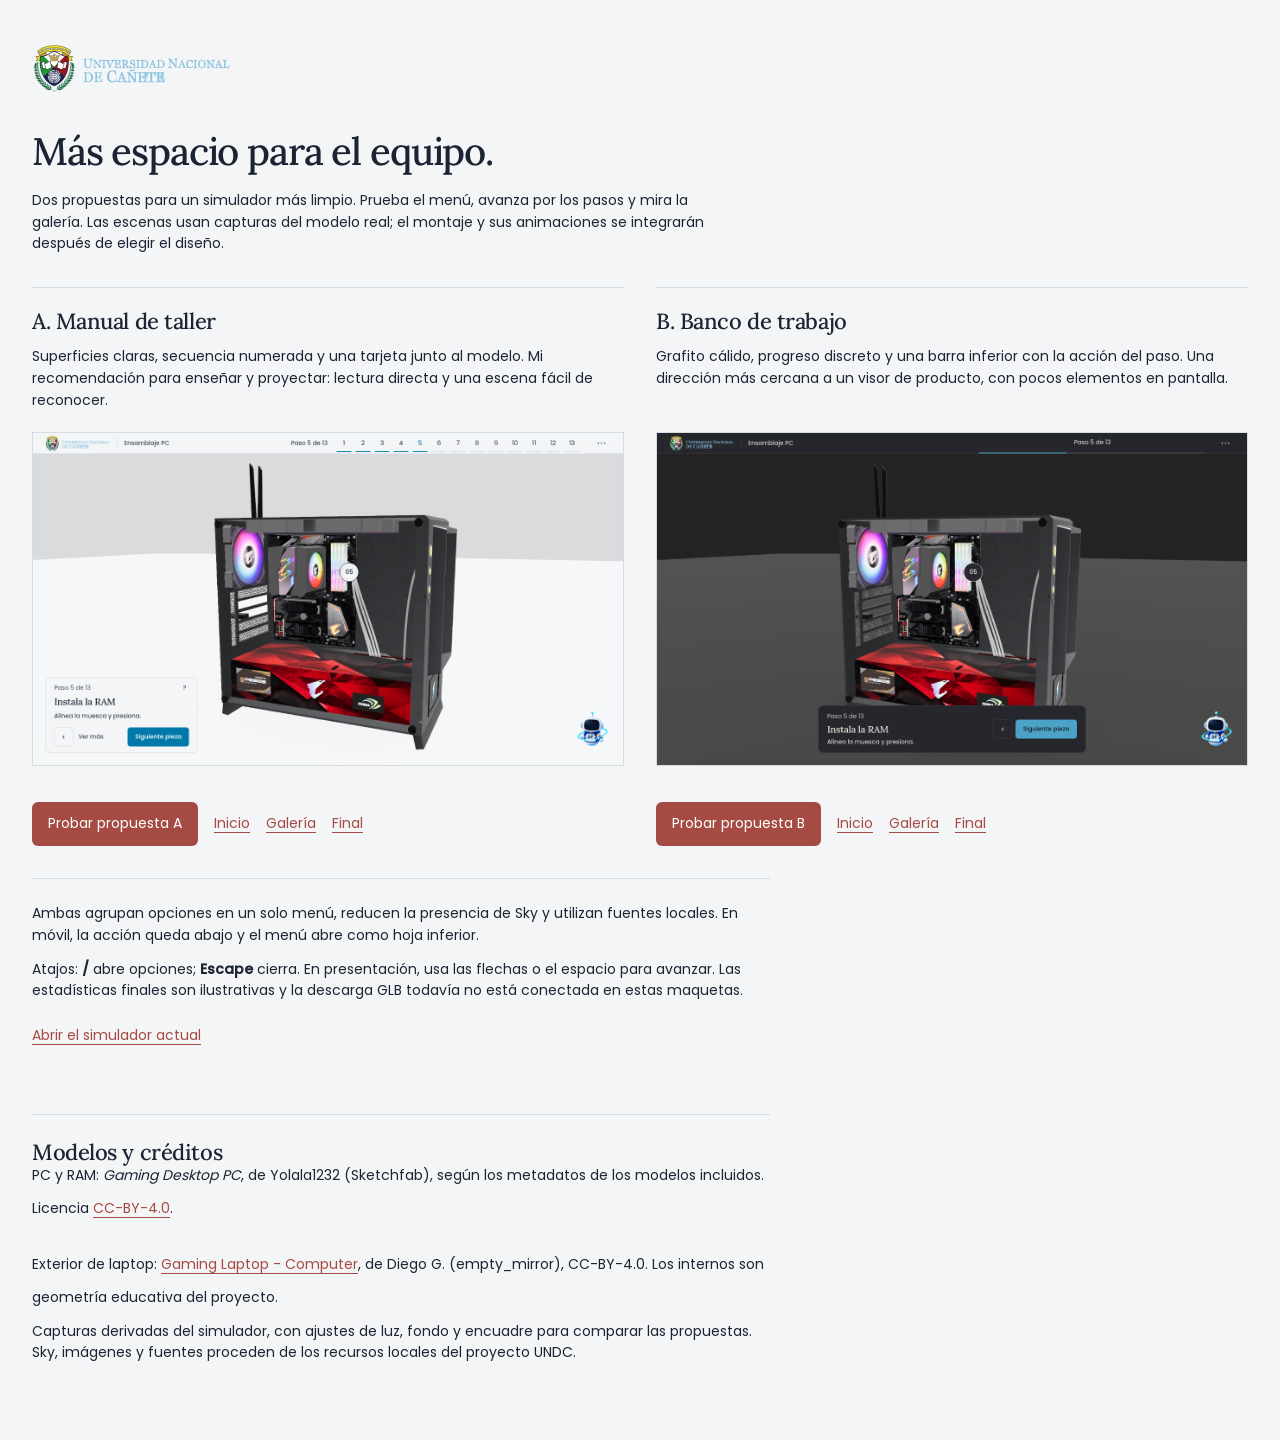
<file: docs/interfaz/index.html>
<!doctype html>
<html lang="es">
<head><meta charset="utf-8"><meta name="viewport" content="width=device-width,initial-scale=1"><title>Propuestas de interfaz del simulador UNDC</title><link rel="icon" href="data:,"><link rel="stylesheet" href="maqueta.css"><style>body{max-width:1440px;margin:auto;padding:40px 32px}header{margin-bottom:32px}header img{width:200px;height:54px;object-fit:contain;object-position:left;margin-bottom:28px}header h1{max-width:700px}header p{max-width:78ch;margin-top:16px}.proposals{display:grid;grid-template-columns:1fr 1fr;gap:32px}.proposal{border-top:1px solid var(--line);padding-top:20px}.proposal img{width:100%;display:block;border:1px solid var(--line);margin:20px 0}.proposal h2{margin-bottom:12px}.proposal p{min-height:66px}.links{display:flex;gap:16px;flex-wrap:wrap;margin-top:16px}a{color:var(--action);text-underline-offset:4px;display:inline-flex;align-items:center;min-height:44px}.open{background:var(--action);color:white;border-radius:6px;padding:10px 16px;text-decoration:none}.note{padding:24px 0;margin-top:32px;border-top:1px solid var(--line);max-width:82ch}.note p{margin-bottom:12px}@media(max-width:800px){body{padding:28px 20px}.proposals{grid-template-columns:1fr}.proposal p{min-height:0}}</style></head>
<body>
<header><img src="../../images/logo-universidad-ajustado.png" alt="Universidad Nacional de Cañete"><h1>Más espacio para el equipo.</h1><p>Dos propuestas para un simulador más limpio. Prueba el menú, avanza por los pasos y mira la galería. Las escenas usan capturas del modelo real; el montaje y sus animaciones se integrarán después de elegir el diseño.</p></header>
<main class="proposals">
<article class="proposal"><h2>A. Manual de taller</h2><p>Superficies claras, secuencia numerada y una tarjeta junto al modelo. Mi recomendación para enseñar y proyectar: lectura directa y una escena fácil de reconocer.</p><a href="manual-de-taller.html" aria-label="Abrir la propuesta A, Manual de taller"><img src="capturas/a-paso-1366.png" alt="Maqueta clara con torre 3D, progreso superior y tarjeta de paso lateral"></a><div class="links"><a class="open" href="manual-de-taller.html">Probar propuesta A</a><a href="manual-de-taller.html?pantalla=inicio">Inicio</a><a href="manual-de-taller.html?pantalla=galeria">Galería</a><a href="manual-de-taller.html?pantalla=final">Final</a></div></article>
<article class="proposal"><h2>B. Banco de trabajo</h2><p>Grafito cálido, progreso discreto y una barra inferior con la acción del paso. Una dirección más cercana a un visor de producto, con pocos elementos en pantalla.</p><a href="banco-de-trabajo.html" aria-label="Abrir la propuesta B, Banco de trabajo"><img src="capturas/b-paso-1366.png" alt="Maqueta oscura con torre 3D, progreso reducido y barra de paso centrada"></a><div class="links"><a class="open" href="banco-de-trabajo.html">Probar propuesta B</a><a href="banco-de-trabajo.html?pantalla=inicio">Inicio</a><a href="banco-de-trabajo.html?pantalla=galeria">Galería</a><a href="banco-de-trabajo.html?pantalla=final">Final</a></div></article>
</main>
<section class="note"><p>Ambas agrupan opciones en un solo menú, reducen la presencia de Sky y utilizan fuentes locales. En móvil, la acción queda abajo y el menú abre como hoja inferior.</p><p>Atajos: <strong>/</strong> abre opciones; <strong>Escape</strong> cierra. En presentación, usa las flechas o el espacio para avanzar. Las estadísticas finales son ilustrativas y la descarga GLB todavía no está conectada en estas maquetas.</p><a href="../../index.html">Abrir el simulador actual</a></section>
<section class="note" id="creditos"><h2>Modelos y créditos</h2><p>PC y RAM: <i>Gaming Desktop PC</i>, de Yolala1232 (Sketchfab), según los metadatos de los modelos incluidos. Licencia <a href="https://creativecommons.org/licenses/by/4.0/">CC-BY-4.0</a>.</p><p>Exterior de laptop: <a href="https://sketchfab.com/3d-models/gaming-laptop-computer-391952ba56ee4a4f8effdaf78afc67cb">Gaming Laptop - Computer</a>, de Diego G. (empty_mirror), CC-BY-4.0. Los internos son geometría educativa del proyecto.</p><p>Capturas derivadas del simulador, con ajustes de luz, fondo y encuadre para comparar las propuestas. Sky, imágenes y fuentes proceden de los recursos locales del proyecto UNDC.</p></section></body></html>
</file>
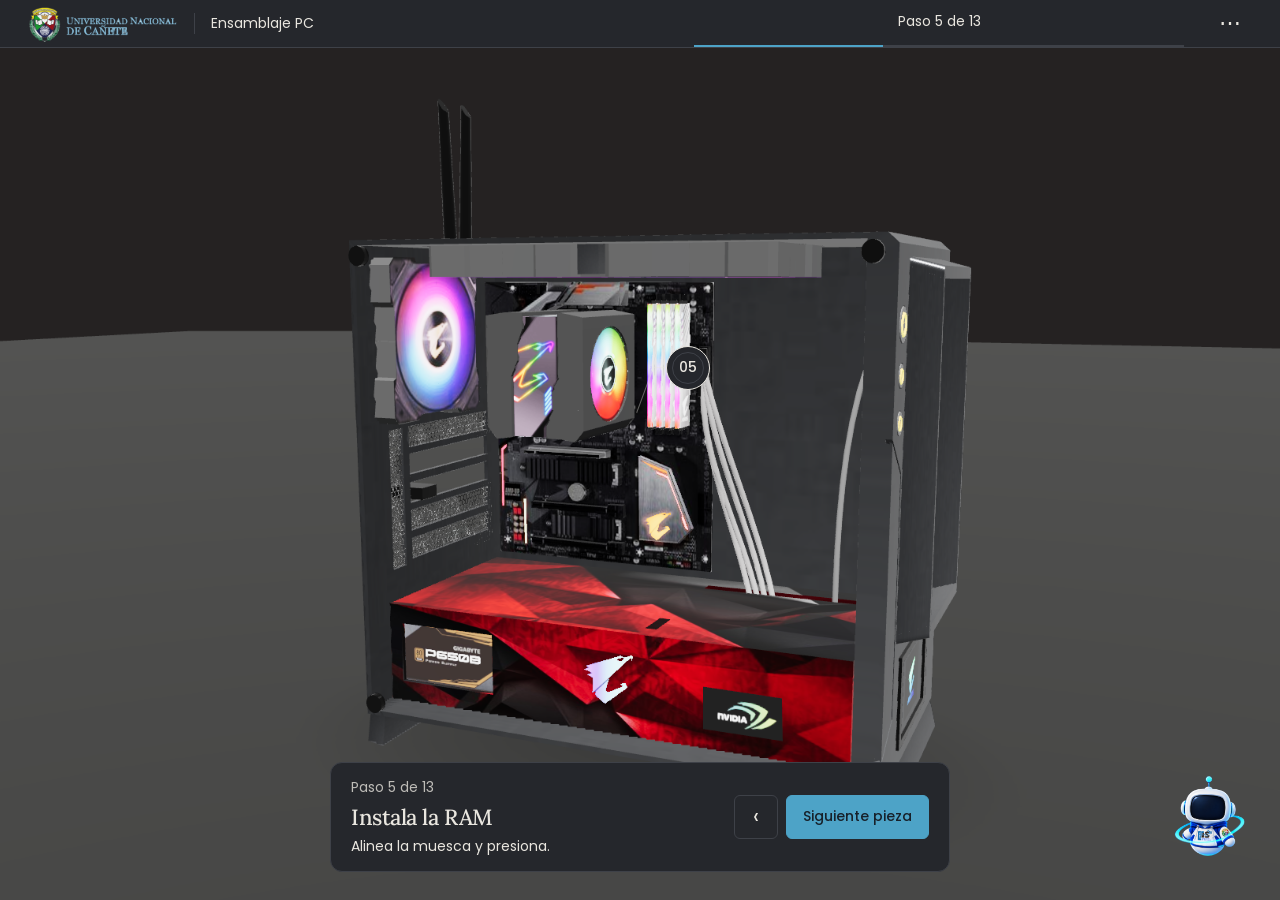
<file: docs/interfaz/banco-de-trabajo.html>
<!doctype html>
<html lang="es"><head><meta charset="utf-8"><meta name="viewport" content="width=device-width,initial-scale=1"><title>Banco de trabajo — propuesta B</title><link rel="icon" href="data:,"><link rel="stylesheet" href="maqueta.css"></head>
<body class="theme-b" data-theme="oscuro">
<header class="chrome stage-ui" id="chrome" data-ui><button class="brand" data-action="inicio" aria-label="Volver a elegir equipo"><img src="../../images/logo-universidad-ajustado.png" alt="Universidad Nacional de Cañete"><span id="equipment">Ensamblaje PC</span></button><div class="progress" id="progress"><button class="progress-label" id="progress-label" data-action="pasos" aria-label="Abrir la secuencia de pasos">Paso 5 de 13</button><ol class="segments" id="segments" aria-label="Progreso del ensamblaje"></ol></div><button class="icon quiet" data-action="menu" aria-label="Abrir opciones">⋯</button></header>
<main>
<section class="intro" id="intro" hidden aria-label="Elegir equipo"><img class="intro-brand" src="../../images/logo-universidad-ajustado.png" alt="Universidad Nacional de Cañete"><h1>Aprende cómo se arma una computadora.</h1><p class="intro-copy">Reconoce cada componente y descubre dónde encaja. Elige el equipo con el que quieres empezar.</p><div class="choices"><button class="choice" data-equipment="pc"><img src="../../images/opcion-pc.png" alt="Modelo de computadora de escritorio"><h2>PC de escritorio</h2><p>Una torre, doce componentes y un montaje paso a paso.</p><span class="choice-action">Ensamblar PC</span></button><button class="choice" data-equipment="laptop"><img src="../../images/opcion-laptop.png" alt="Modelo de equipo portátil"><h2>Laptop</h2><p>Explora el chasis y reconoce sus componentes internos.</p><span class="choice-action">Ensamblar laptop</span></button></div></section>
<section class="viewport" id="viewport" aria-label="Vista del equipo"><img class="scene-image" id="scene-image" src="assets/estudio-oscuro.png" alt="Modelo real del simulador"><svg class="guide stage-ui" id="guide" viewBox="0 0 1920 1016" preserveAspectRatio="none" aria-hidden="true"><path d="M 1020 381 L 980 381 L 955 435"/></svg><button class="hotspot stage-ui" id="hotspot" data-action="piece" aria-expanded="false" aria-controls="piece-tip" data-ui aria-label="Ver información de la memoria RAM">05</button><aside class="piece-tip" id="piece-tip" hidden><strong id="piece-tip-title">Memoria RAM</strong><p id="piece-tip-copy"></p></aside><div class="gallery-markers" id="gallery-markers" hidden aria-label="Cuatro módulos separados"><span>1</span><span>2</span><span>3</span><span>4</span></div></section>
<section class="step-card stage-ui" id="step-card" data-ui aria-label="Paso actual"><div class="step-heading"><span class="muted" id="step-number">Paso 5 de 13</span><button class="help" data-action="help" aria-label="Mostrar ayuda de este paso">?</button></div><h2 id="step-title">Instala la memoria RAM</h2><p class="instruction" id="instruction">Alinea la muesca y presiona hasta encajar.</p><div class="step-actions"><button class="icon" id="previous" data-action="previous" aria-label="Paso anterior">‹</button><details id="more"><summary>Ver más</summary><p class="details-copy" id="details-copy"></p></details><button class="primary" id="next" data-action="next">Siguiente pieza</button></div></section>
<section class="gallery-bar" id="gallery-bar" hidden aria-label="Herramientas de galería"><h2>Memoria RAM</h2><button id="explode" data-action="explode" aria-pressed="false">Separar módulos</button><button disabled title="La descarga del modelo se conservará al integrar la interfaz">Descargar GLB</button><button data-action="mounting">Volver al montaje</button></section>
<section class="finished" id="finished" hidden aria-label="Resultado del ensamblaje"><div class="finish-content"><div class="check" aria-hidden="true">✓</div><h1>Equipo ensamblado.</h1><p>Ya conoces sus componentes. Ahora puedes explicar cómo trabajan juntos.</p><div class="finish-stats" aria-label="Datos ilustrativos de la maqueta"><div><strong>08:24</strong><span>Tiempo</span></div><div><strong>0</strong><span>Intentos fallidos</span></div><div><strong id="piece-count">12</strong><span>Piezas montadas</span></div></div><button class="primary" data-action="restart">Volver a empezar</button></div></section>
</main>
<aside class="sky stage-ui" id="sky" data-ui aria-label="Asistente Sky"><button class="sky-button" id="sky-button" data-action="sky" aria-expanded="false" aria-controls="sky-message" aria-label="Consultar a Sky"><img src="../../images/sky-cutout.png" alt="Sky, asistente robótica de la UNDC"></button><div class="sky-message" id="sky-message" hidden><button class="quiet" data-action="sky-close" aria-label="Cerrar mensaje de Sky">×</button><p>Comprueba la muesca antes de presionar. Cada pieza tiene su lugar.</p></div></aside>
<dialog id="menu-dialog" aria-labelledby="menu-title"><div class="dialog-heading"><h2 id="menu-title">Opciones</h2><button class="icon quiet" data-action="close" aria-label="Cerrar opciones">×</button></div><div class="menu-list"><button data-action="pasos">Ver todos los pasos</button><button data-action="gallery">Explorar piezas</button><button data-action="presentation">Modo presentación</button><button data-action="inicio">Elegir otro equipo</button></div><fieldset><legend>Vista y calidad</legend><label class="setting" for="camera"><span>Encuadre</span><select id="camera"><option value="general">General</option><option value="interior">Interior</option><option value="detalle">Detalle</option></select></label><div class="radio-row"><label><input type="radio" name="quality" value="light" checked>Ligero</label><label><input type="radio" name="quality" value="full">Completo</label></div></fieldset><fieldset><legend>Guía</legend><label class="setting"><span>Mostrar a Sky</span><input id="sky-visible" type="checkbox" checked></label><label class="setting"><span>Mostrar subtítulos</span><input type="checkbox" checked></label></fieldset><a class="credits" href="index.html#creditos">Modelos y créditos</a></dialog>
<dialog id="steps-dialog" aria-labelledby="steps-title"><div class="dialog-heading"><h2 id="steps-title">Secuencia de montaje</h2><button class="icon quiet" data-action="close" aria-label="Cerrar secuencia">×</button></div><ol class="steps-list" id="steps-list"></ol></dialog>
<script src="maqueta.js"></script>
</body></html>
</file>
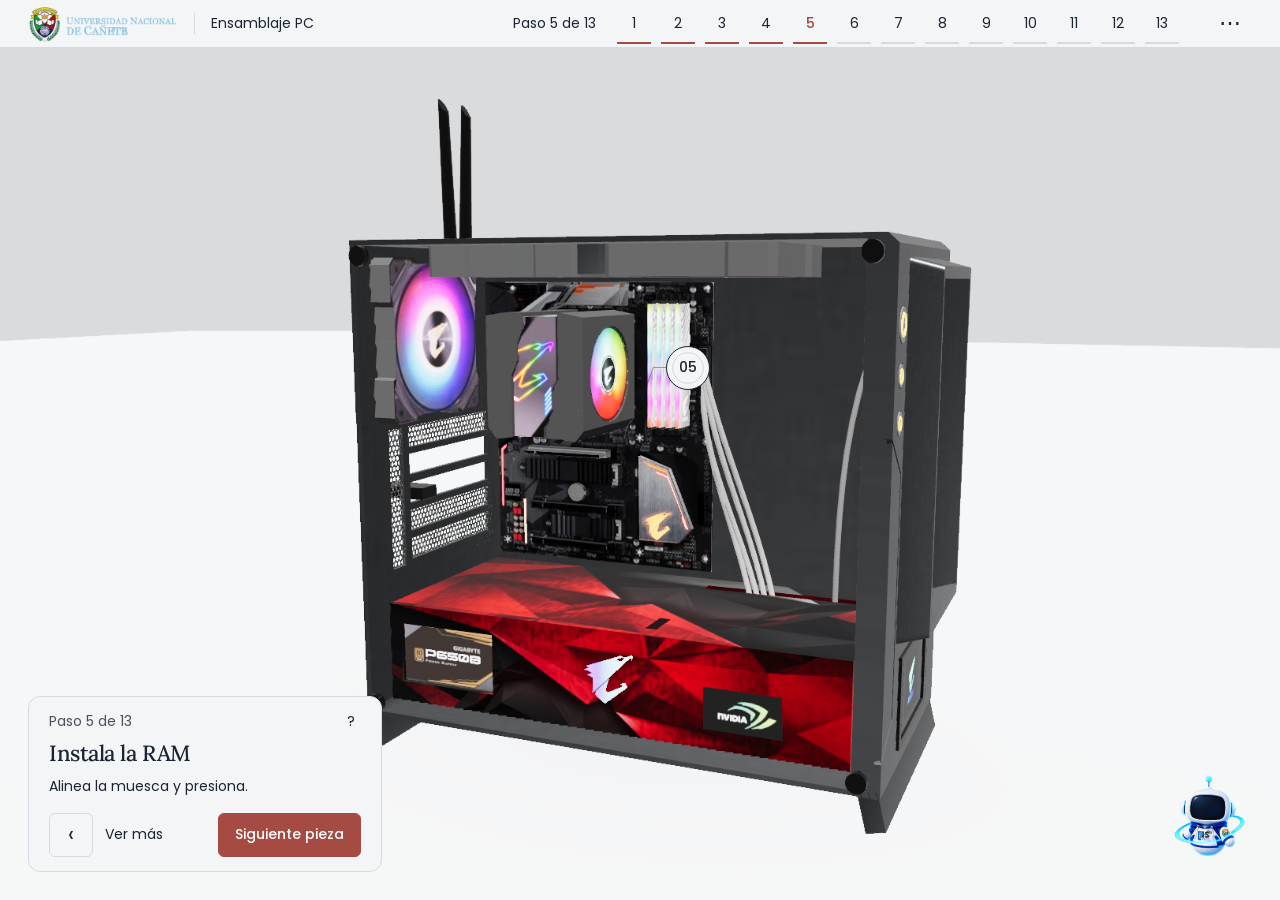
<file: docs/interfaz/manual-de-taller.html>
<!doctype html>
<html lang="es"><head><meta charset="utf-8"><meta name="viewport" content="width=device-width,initial-scale=1"><title>Manual de taller — propuesta A</title><link rel="icon" href="data:,"><link rel="stylesheet" href="maqueta.css"></head>
<body class="theme-a" data-theme="claro">
<header class="chrome stage-ui" id="chrome" data-ui><button class="brand" data-action="inicio" aria-label="Volver a elegir equipo"><img src="../../images/logo-universidad-ajustado.png" alt="Universidad Nacional de Cañete"><span id="equipment">Ensamblaje PC</span></button><div class="progress" id="progress"><button class="progress-label" id="progress-label" data-action="pasos" aria-label="Abrir la secuencia de pasos">Paso 5 de 13</button><ol class="segments" id="segments" aria-label="Progreso del ensamblaje"></ol></div><button class="icon quiet" data-action="menu" aria-label="Abrir opciones">⋯</button></header>
<main>
<section class="intro" id="intro" hidden aria-label="Elegir equipo"><img class="intro-brand" src="../../images/logo-universidad-ajustado.png" alt="Universidad Nacional de Cañete"><h1>Aprende cómo se arma una computadora.</h1><p class="intro-copy">Reconoce cada componente y descubre dónde encaja. Elige el equipo con el que quieres empezar.</p><div class="choices"><button class="choice" data-equipment="pc"><img src="../../images/opcion-pc.png" alt="Modelo de computadora de escritorio"><h2>PC de escritorio</h2><p>Una torre, doce componentes y un montaje paso a paso.</p><span class="choice-action">Ensamblar PC</span></button><button class="choice" data-equipment="laptop"><img src="../../images/opcion-laptop.png" alt="Modelo de equipo portátil"><h2>Laptop</h2><p>Explora el chasis y reconoce sus componentes internos.</p><span class="choice-action">Ensamblar laptop</span></button></div></section>
<section class="viewport" id="viewport" aria-label="Vista del equipo"><img class="scene-image" id="scene-image" src="assets/estudio-claro.png" alt="Modelo real del simulador"><svg class="guide stage-ui" id="guide" viewBox="0 0 1920 1016" preserveAspectRatio="none" aria-hidden="true"><path d="M 1020 381 L 980 381 L 955 435"/></svg><button class="hotspot stage-ui" id="hotspot" data-action="piece" aria-expanded="false" aria-controls="piece-tip" data-ui aria-label="Ver información de la memoria RAM">05</button><aside class="piece-tip" id="piece-tip" hidden><strong id="piece-tip-title">Memoria RAM</strong><p id="piece-tip-copy"></p></aside><div class="gallery-markers" id="gallery-markers" hidden aria-label="Cuatro módulos separados"><span>1</span><span>2</span><span>3</span><span>4</span></div></section>
<section class="step-card stage-ui" id="step-card" data-ui aria-label="Paso actual"><div class="step-heading"><span class="muted" id="step-number">Paso 5 de 13</span><button class="help" data-action="help" aria-label="Mostrar ayuda de este paso">?</button></div><h2 id="step-title">Instala la memoria RAM</h2><p class="instruction" id="instruction">Alinea la muesca y presiona hasta encajar.</p><div class="step-actions"><button class="icon" id="previous" data-action="previous" aria-label="Paso anterior">‹</button><details id="more"><summary>Ver más</summary><p class="details-copy" id="details-copy"></p></details><button class="primary" id="next" data-action="next">Siguiente pieza</button></div></section>
<section class="gallery-bar" id="gallery-bar" hidden aria-label="Herramientas de galería"><h2>Memoria RAM</h2><button id="explode" data-action="explode" aria-pressed="false">Separar módulos</button><button disabled title="La descarga del modelo se conservará al integrar la interfaz">Descargar GLB</button><button data-action="mounting">Volver al montaje</button></section>
<section class="finished" id="finished" hidden aria-label="Resultado del ensamblaje"><div class="finish-content"><div class="check" aria-hidden="true">✓</div><h1>Equipo ensamblado.</h1><p>Ya conoces sus componentes. Ahora puedes explicar cómo trabajan juntos.</p><div class="finish-stats" aria-label="Datos ilustrativos de la maqueta"><div><strong>08:24</strong><span>Tiempo</span></div><div><strong>0</strong><span>Intentos fallidos</span></div><div><strong id="piece-count">12</strong><span>Piezas montadas</span></div></div><button class="primary" data-action="restart">Volver a empezar</button></div></section>
</main>
<aside class="sky stage-ui" id="sky" data-ui aria-label="Asistente Sky"><button class="sky-button" id="sky-button" data-action="sky" aria-expanded="false" aria-controls="sky-message" aria-label="Consultar a Sky"><img src="../../images/sky-cutout.png" alt="Sky, asistente robótica de la UNDC"></button><div class="sky-message" id="sky-message" hidden><button class="quiet" data-action="sky-close" aria-label="Cerrar mensaje de Sky">×</button><p>Comprueba la muesca antes de presionar. Cada pieza tiene su lugar.</p></div></aside>
<dialog id="menu-dialog" aria-labelledby="menu-title"><div class="dialog-heading"><h2 id="menu-title">Opciones</h2><button class="icon quiet" data-action="close" aria-label="Cerrar opciones">×</button></div><div class="menu-list"><button data-action="pasos">Ver todos los pasos</button><button data-action="gallery">Explorar piezas</button><button data-action="presentation">Modo presentación</button><button data-action="inicio">Elegir otro equipo</button></div><fieldset><legend>Vista y calidad</legend><label class="setting" for="camera"><span>Encuadre</span><select id="camera"><option value="general">General</option><option value="interior">Interior</option><option value="detalle">Detalle</option></select></label><div class="radio-row"><label><input type="radio" name="quality" value="light" checked>Ligero</label><label><input type="radio" name="quality" value="full">Completo</label></div></fieldset><fieldset><legend>Guía</legend><label class="setting"><span>Mostrar a Sky</span><input id="sky-visible" type="checkbox" checked></label><label class="setting"><span>Mostrar subtítulos</span><input type="checkbox" checked></label></fieldset><a class="credits" href="index.html#creditos">Modelos y créditos</a></dialog>
<dialog id="steps-dialog" aria-labelledby="steps-title"><div class="dialog-heading"><h2 id="steps-title">Secuencia de montaje</h2><button class="icon quiet" data-action="close" aria-label="Cerrar secuencia">×</button></div><ol class="steps-list" id="steps-list"></ol></dialog>
<script src="maqueta.js"></script>
</body></html>
</file>
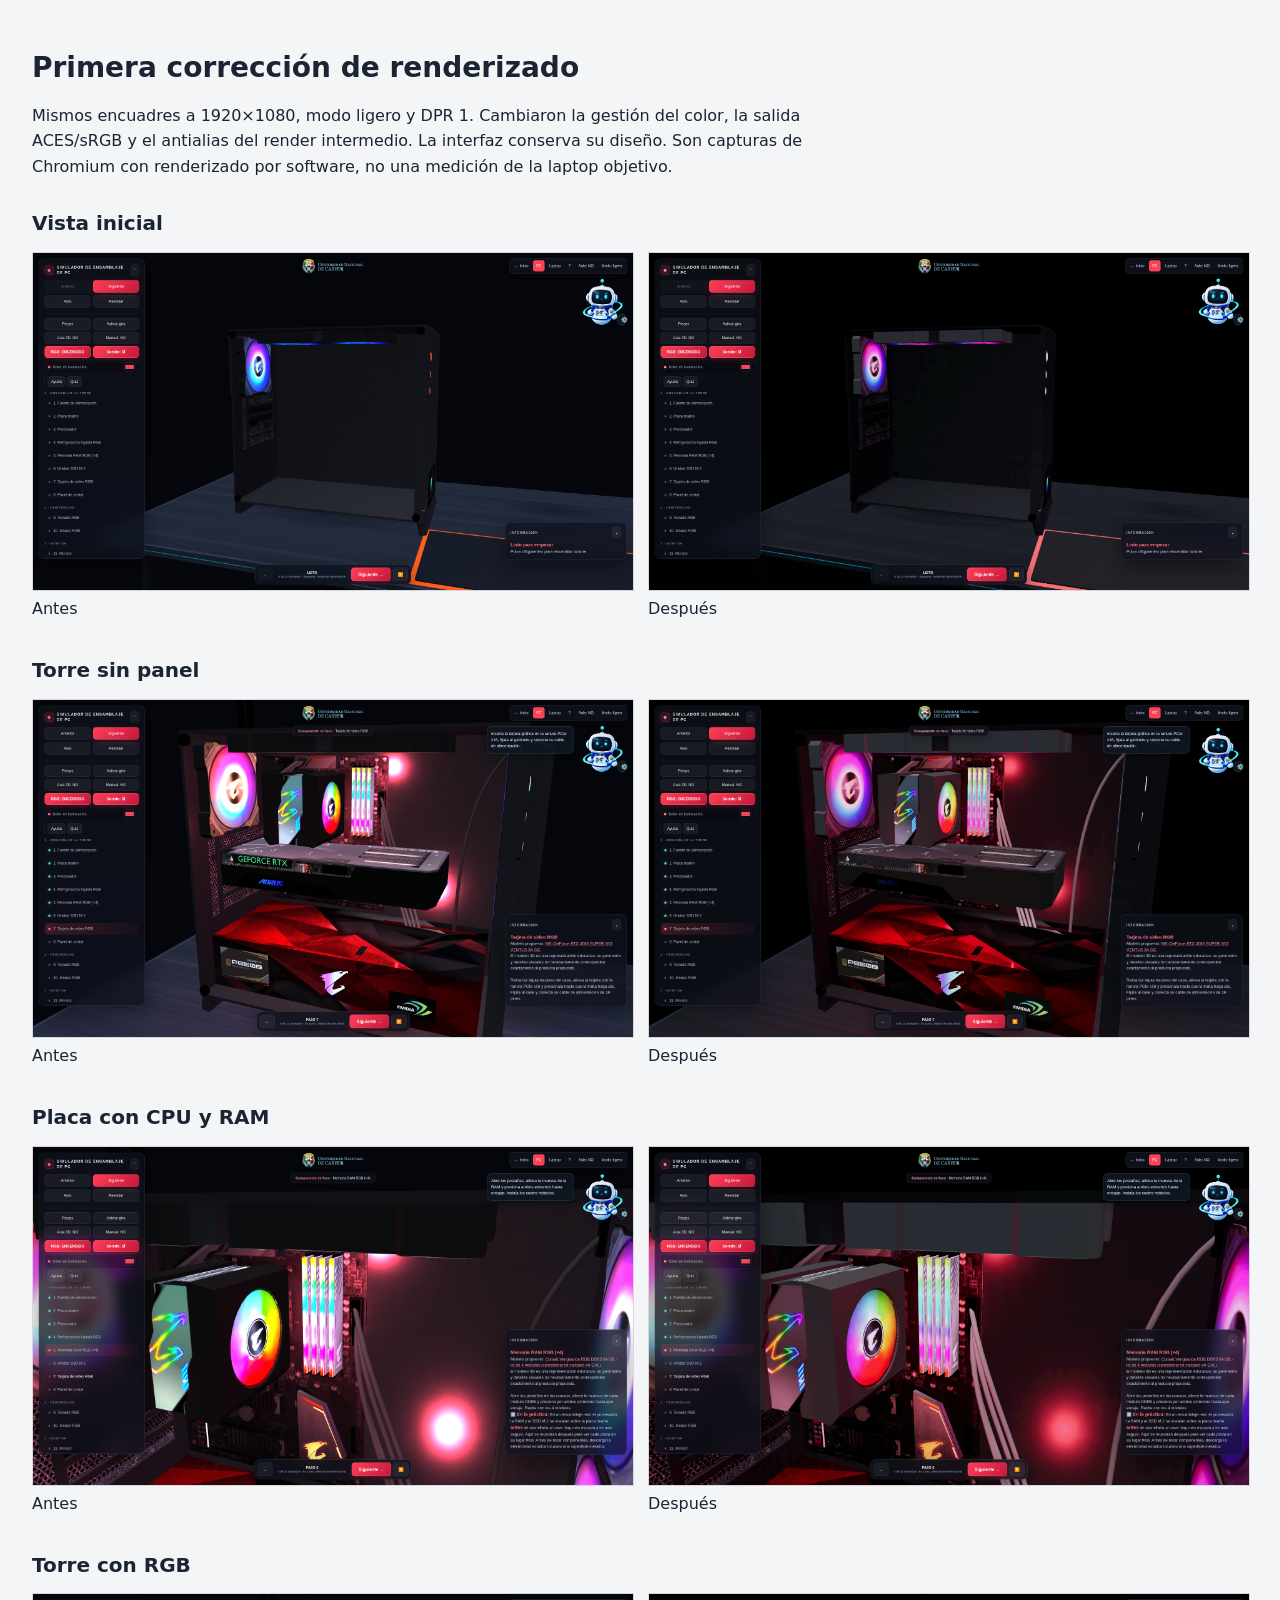
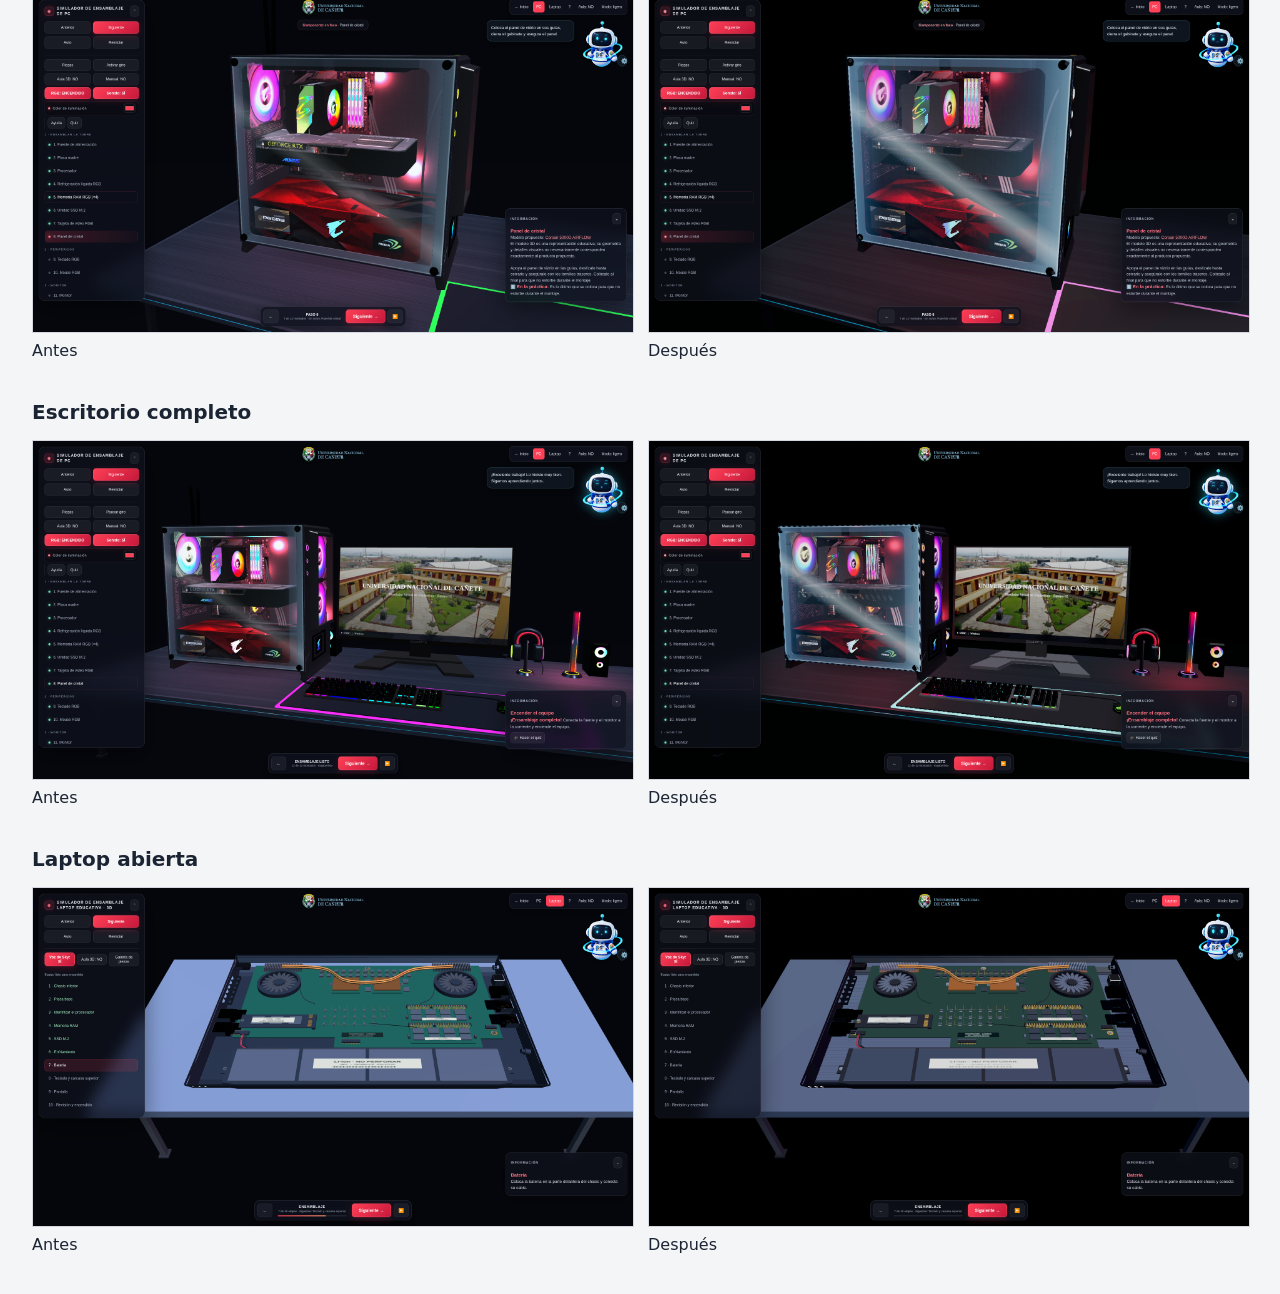
<file: docs/renderizado/comparacion.html>
<!doctype html><html lang="es"><meta charset="utf-8"><meta name="viewport" content="width=device-width,initial-scale=1"><title>Comparación de renderizado</title><style>body{font:16px system-ui;background:#f3f5f7;color:#1b2433;margin:0;padding:32px;max-width:1500px;margin:auto}h1{font-size:28px}h2{font-size:20px;margin-top:32px}.images{display:grid;grid-template-columns:1fr 1fr;gap:16px}figure{margin:0}img{width:100%;display:block;border:1px solid #d3d7df}figcaption{padding:8px 0}p{max-width:80ch;line-height:1.6}@media(max-width:800px){.images{grid-template-columns:1fr}body{padding:16px}}</style><h1>Primera corrección de renderizado</h1><p>Mismos encuadres a 1920×1080, modo ligero y DPR 1. Cambiaron la gestión del color, la salida ACES/sRGB y el antialias del render intermedio. La interfaz conserva su diseño. Son capturas de Chromium con renderizado por software, no una medición de la laptop objetivo.</p><section><h2>Vista inicial</h2><div class="images"><figure><img src="../auditoria/capturas/01-inicial.png" alt="Vista inicial antes de la corrección" loading="lazy"><figcaption>Antes</figcaption></figure><figure><img src="capturas/01-inicial.png" alt="Vista inicial con color corregido" loading="lazy"><figcaption>Después</figcaption></figure></div></section><section><h2>Torre sin panel</h2><div class="images"><figure><img src="../auditoria/capturas/02-torre-sin-panel.png" alt="Torre sin panel antes de la corrección" loading="lazy"><figcaption>Antes</figcaption></figure><figure><img src="capturas/02-torre-sin-panel.png" alt="Torre sin panel con color corregido" loading="lazy"><figcaption>Después</figcaption></figure></div></section><section><h2>Placa con CPU y RAM</h2><div class="images"><figure><img src="../auditoria/capturas/03-placa-cpu-ram.png" alt="Placa con CPU y RAM antes de la corrección" loading="lazy"><figcaption>Antes</figcaption></figure><figure><img src="capturas/03-placa-cpu-ram.png" alt="Placa con CPU y RAM con color corregido" loading="lazy"><figcaption>Después</figcaption></figure></div></section><section><h2>Torre con RGB</h2><div class="images"><figure><img src="../auditoria/capturas/04-torre-rgb.png" alt="Torre con RGB antes de la corrección" loading="lazy"><figcaption>Antes</figcaption></figure><figure><img src="capturas/04-torre-rgb.png" alt="Torre con RGB con color corregido" loading="lazy"><figcaption>Después</figcaption></figure></div></section><section><h2>Escritorio completo</h2><div class="images"><figure><img src="../auditoria/capturas/05-escritorio-completo.png" alt="Escritorio completo antes de la corrección" loading="lazy"><figcaption>Antes</figcaption></figure><figure><img src="capturas/05-escritorio-completo.png" alt="Escritorio completo con color corregido" loading="lazy"><figcaption>Después</figcaption></figure></div></section><section><h2>Laptop abierta</h2><div class="images"><figure><img src="../auditoria/capturas/06-laptop-abierta.png" alt="Laptop abierta antes de la corrección" loading="lazy"><figcaption>Antes</figcaption></figure><figure><img src="capturas/06-laptop-abierta.png" alt="Laptop abierta con color corregido" loading="lazy"><figcaption>Después</figcaption></figure></div></section></html>
</file>
<file: docs/interfaz/maqueta.css>
@font-face{font-family:Poppins;src:url('../../fonts/Poppins-Regular.ttf');font-weight:400;font-display:swap}
@font-face{font-family:Poppins;src:url('../../fonts/Poppins-Medium.ttf');font-weight:500;font-display:swap}
@font-face{font-family:Lora;src:url('../../fonts/Lora-Variable.ttf');font-weight:400 700;font-display:swap}
*{box-sizing:border-box}
:root{--surface:#f3f5f7;--ink:#1b2433;--action:#a64b43;--attention:#900018;--success:#2f7d5b;--line:#d5dbe2;--on-action:#fff;--scene:#f3f5f7;--body-size:14px;--step-size:22px;--title-size:clamp(32px,3vw,40px)}
.theme-b{--surface:#25272c;--ink:#e9e6df;--action:#4da3c7;--attention:#e46c7a;--success:#5fb08a;--line:#3e4148;--on-action:#17212a;--scene:#25272c;color-scheme:dark}
body{min-height:100svh;margin:0;color:var(--ink);background:var(--surface);font:400 var(--body-size)/1.55 Poppins,sans-serif}
button,a,input,select{font:inherit}
button,a{touch-action:manipulation}
button{cursor:pointer;color:inherit;border:1px solid var(--line);background:var(--surface);border-radius:6px;padding:10px 16px;min-height:44px}
button:hover{border-color:var(--action)}
button:disabled{cursor:default;opacity:.65}
button.primary{background:var(--action);color:var(--on-action);border-color:var(--action);font-weight:500}
button.icon{width:44px;flex:none;padding:0;font-size:var(--step-size);display:grid;place-items:center}
button.quiet{border-color:transparent;background:transparent}
:focus-visible{outline:3px solid var(--action);outline-offset:4px}
[hidden]{display:none!important}
h1,h2,p{margin:0}
h1{font:500 var(--title-size)/1.18 Lora,serif;letter-spacing:-.03em}
h2{font:500 var(--step-size)/1.2 Lora,serif;letter-spacing:-.02em}
.muted{opacity:.78}
.chrome{height:48px;position:fixed;inset:0 0 auto;z-index:5;display:flex;align-items:center;gap:24px;padding:0 28px;background:var(--surface);border-bottom:1px solid var(--line)}
.brand{display:flex;align-items:center;gap:16px;white-space:nowrap;border:0;background:none;padding:0}
.brand img{width:150px;height:40px;object-fit:contain}
.brand span{border-left:1px solid var(--line);padding-left:16px}
.progress{margin-left:auto;display:flex;align-items:center;gap:16px}
.progress-label{border:0;padding:0;background:none;white-space:nowrap}
.segments{list-style:none;display:flex;gap:0;margin:0;padding:0}
.segments button{width:44px;height:44px;padding:0;border:0;background:none;border-radius:6px;position:relative}
.segments button::after{content:'';position:absolute;height:2px;left:5px;right:5px;bottom:2px;background:var(--line)}
.segments .done::after,.segments [aria-current=step]::after{background:var(--action)}
.segments [aria-current=step]{font-weight:500;color:var(--action)}
.theme-b .segments{display:none}
.theme-b .progress{width:40%;max-width:600px;position:relative;padding-bottom:3px}
.theme-b .progress::after{content:'';position:absolute;bottom:0;left:0;right:0;height:2px;background:var(--line)}
.theme-b .progress::before{content:'';position:absolute;bottom:0;left:0;width:var(--completed,38%);height:2px;background:var(--action);z-index:1}
.theme-b .progress-label{margin:auto}
.viewport{position:fixed;inset:48px 0 0;background:var(--scene);overflow:hidden}
.scene-image{width:100%;height:100%;object-fit:cover;display:block;transition:transform .2s ease}
.viewport[data-camera=detalle] .scene-image{transform:scale(1.17)}
.viewport[data-camera=interior] .scene-image{transform:scale(1.08) translateX(-3%)}
.guide{position:absolute;inset:0;width:100%;height:100%;pointer-events:none;color:var(--ink)}
.guide path{fill:none;stroke:currentColor;stroke-width:1;opacity:.38;vector-effect:non-scaling-stroke}
.hotspot{position:absolute;left:52%;top:35%;width:44px;height:44px;padding:0;border-radius:50%;background:var(--surface);border:1px solid var(--ink);font-weight:500}
.hotspot::after{content:'';position:absolute;inset:5px;border-radius:50%;border:1px solid var(--line);pointer-events:none}
.piece-tip{position:absolute;left:calc(52% + 54px);top:35%;width:240px;padding:16px;background:var(--surface);border:1px solid var(--line);border-radius:12px;z-index:3}
.piece-tip strong{display:block;font-weight:500;margin-bottom:6px}
.step-card{position:fixed;z-index:4;bottom:28px;left:28px;width:354px;padding:14px 20px;background:var(--surface);border:1px solid var(--line);border-radius:12px}
.step-heading{display:flex;align-items:center;justify-content:space-between;margin-bottom:8px;gap:12px}
.step-heading .help{border:0;background:transparent;width:44px;height:44px;min-height:44px;padding:0;margin:-12px -12px -12px 0}
.step-card h2{margin-bottom:8px}
.step-card .instruction{line-height:1.6}
.step-actions{display:flex;align-items:center;gap:8px;margin-top:16px}
.step-actions .primary{margin-left:auto}
.step-actions details{position:relative}
summary{cursor:pointer;min-height:44px;display:flex;align-items:center;padding:8px 4px}
summary:focus-visible{outline:3px solid var(--action)}
.details-copy{position:absolute;bottom:54px;left:0;width:300px;max-height:220px;overflow:auto;padding:16px;background:var(--surface);border:1px solid var(--line);border-radius:12px}
.theme-b .step-card{left:50%;transform:translateX(-50%);width:620px;display:grid;grid-template-columns:1fr auto;column-gap:20px;padding:14px 20px;align-items:center}
.theme-b .step-heading{grid-column:1;margin:0 0 6px}
.theme-b .step-heading .help{display:none}
.theme-b .step-card h2,.theme-b .instruction{grid-column:1}
.theme-b .step-card h2{margin-bottom:4px}
.theme-b .step-actions{grid-column:2;grid-row:1 / 4;margin:0;align-items:center}
.theme-b .step-actions details{display:none}
.sky{position:fixed;z-index:4;right:28px;bottom:32px}
.sky-button{width:88px;height:88px;padding:0;border:0;background:transparent}
.sky-button img{width:100%;height:100%;object-fit:contain;display:block}
.sky-message{position:absolute;right:0;bottom:102px;width:280px;padding:14px 16px;background:var(--surface);border:1px solid var(--line);border-radius:12px}
.sky-message button{float:right;width:44px;padding:0;margin:-6px -8px 0 4px;min-height:44px}
.gallery-bar{position:fixed;bottom:28px;left:50%;transform:translateX(-50%);display:flex;align-items:center;gap:16px;background:var(--surface);border:1px solid var(--line);padding:14px 20px;border-radius:12px;z-index:4}
.gallery-bar h2{white-space:nowrap}
.gallery-markers{position:absolute;left:38%;top:30%;right:26%;height:45%;pointer-events:none}
.gallery-markers span{position:absolute;font-size:var(--body-size);padding:7px 12px;border:1px solid var(--line);border-radius:999px;background:var(--surface)}
.gallery-markers span:nth-child(1){left:0;top:0}.gallery-markers span:nth-child(2){left:25%;top:28%}.gallery-markers span:nth-child(3){left:60%;top:50%}.gallery-markers span:nth-child(4){right:0;bottom:0}
.intro{min-height:100svh;padding:42px max(28px,calc((100vw - 1100px)/2));display:flex;flex-direction:column;justify-content:center}
.intro-brand{width:210px;height:62px;object-fit:contain;object-position:left;margin-bottom:32px}
.intro h1{max-width:630px}
.intro .intro-copy{margin-top:16px;max-width:550px}
.choices{display:grid;grid-template-columns:1fr 1fr;gap:64px;margin-top:36px}
.choice{position:relative;display:block;text-align:left;border:0;border-bottom:1px solid var(--line);padding:0 0 20px;border-radius:0;background:none;min-width:0}
.choice img{height:230px;width:100%;object-fit:contain;margin-bottom:16px;display:block}
.choice h2{margin-bottom:6px}
.choice .choice-action{display:inline-block;margin-top:14px;color:var(--action);font-weight:500;min-height:44px;padding:12px 0}
.choice:hover{border-bottom-color:var(--action)}
.finished{position:fixed;inset:48px 0 0;z-index:3;display:grid;place-items:center;background:var(--surface)}
.finish-content{text-align:center;width:min(600px,calc(100% - 48px))}
.check{display:grid;place-items:center;width:64px;height:64px;border:1px solid var(--success);border-radius:50%;color:var(--success);font-size:var(--step-size);margin:0 auto 24px}
.finish-content p{margin:16px 0 28px}
.finish-stats{display:grid;grid-template-columns:repeat(3,1fr);margin:32px 0;gap:20px}
.finish-stats div{border-top:1px solid var(--line);padding-top:16px}
.finish-stats strong{display:block;font-size:var(--step-size);font-weight:500}
dialog{position:fixed;border:1px solid var(--line);border-radius:12px;padding:24px;color:var(--ink);background:var(--surface);width:440px;max-width:calc(100vw - 32px);max-height:calc(100svh - 64px)}
dialog::backdrop{background:rgba(17,21,26,.45)}
.dialog-heading{display:flex;justify-content:space-between;align-items:center;gap:16px;margin-bottom:20px}
.menu-list{display:grid;gap:8px}
.menu-list button{text-align:left}
fieldset{border:0;border-top:1px solid var(--line);padding:16px 0 0;margin:20px 0 0}
legend{padding:0 8px 0 0;font-weight:500}
.setting{display:flex;align-items:center;justify-content:space-between;min-height:44px;gap:12px}
input[type=checkbox],input[type=radio]{width:20px;height:20px;accent-color:var(--action)}
select{min-height:44px;background:var(--surface);color:var(--ink);border:1px solid var(--line);border-radius:6px;padding:8px}
.radio-row{display:flex;gap:24px}.radio-row label{display:flex;align-items:center;gap:8px;min-height:44px}
.steps-list{display:grid;gap:8px;list-style:none;padding:0;margin:0}.steps-list button{display:block;width:100%;text-align:left}
.steps-list .current{border-color:var(--action);color:var(--action)}
.stage-ui{transition:opacity .18s ease}
body[data-idle=true] .stage-ui{opacity:.15}
body[data-presentation=true] .chrome,body[data-presentation=true] .hotspot,body[data-presentation=true] .guide{display:none}
body[data-presentation=true] .viewport{top:0}
body[data-presentation=true] .step-card{left:50%;transform:translateX(-50%)}
@media(max-width:1200px){.segments{display:none}.progress{margin-left:auto}.theme-b .progress{width:35%}}
@media(max-width:700px){
 .chrome{padding:0 16px;gap:12px}.brand img{width:105px;height:36px}.brand span{display:none}.progress{gap:0}.theme-b .progress{width:auto;max-width:none;margin-left:auto;padding:0}.theme-b .progress::before,.theme-b .progress::after{display:none}
 .viewport .scene-image{position:absolute;left:-35%;top:10%;width:170%;height:auto;object-fit:contain}
 .step-card,.theme-b .step-card{left:12px;right:12px;bottom:12px;transform:none;width:auto;display:block;padding:14px 16px}
 .step-card h2{font-size:var(--step-size)}.theme-b .step-heading{margin-bottom:8px}.theme-b .step-actions{display:flex;margin-top:16px}.theme-b .step-actions details{display:block}.theme-b .step-heading .help{display:block}
 .sky{right:12px;bottom:230px}.sky-button{width:64px;height:64px}.sky-message{bottom:78px;width:min(280px,calc(100vw - 24px))}
 .hotspot{left:54%;top:26%}.piece-tip{left:auto;right:12px;top:43%;width:240px}.guide{display:none}
 dialog{inset:auto 0 0;max-width:none;width:100%;margin:0;border-radius:12px 12px 0 0;max-height:85svh;padding:20px 20px 28px}
 .intro{padding:28px 24px;justify-content:flex-start}.intro-brand{margin-bottom:24px}.choices{gap:24px;margin-top:28px}.choice img{height:130px}.choice h2{font-size:var(--step-size)}.choice p{display:none}.choice .choice-action{margin-top:4px}.intro-copy{max-width:32ch}
 .gallery-bar{left:12px;right:12px;bottom:12px;transform:none;flex-wrap:wrap;gap:8px;padding:16px}.gallery-bar h2{width:100%;margin-bottom:8px}.gallery-markers{left:20%;right:8%;top:24%;height:23%}
 .finish-stats{gap:12px}.finish-stats strong{font-size:var(--step-size)}
 body[data-presentation=true] .step-card{left:12px;transform:none}
}
@media(prefers-reduced-motion:reduce){*,*::before,*::after{transition:none!important;animation:none!important;scroll-behavior:auto!important}}

@media(min-width:701px) and (max-width:1200px){.step-card{width:320px;padding:10px 16px}.step-heading{margin-bottom:4px}.step-card h2{margin-bottom:4px}.step-actions{margin-top:12px}.theme-b .step-card{width:540px;padding:12px 20px;column-gap:16px}}

.credits{display:flex;align-items:center;min-height:44px;margin-top:20px;padding-top:12px;border-top:1px solid var(--line);color:var(--action);text-underline-offset:4px}
body[data-view=final] .finished{top:0}
.theme-b[data-view=galeria] .progress::before,.theme-b[data-view=galeria] .progress::after{display:none}
</file>
